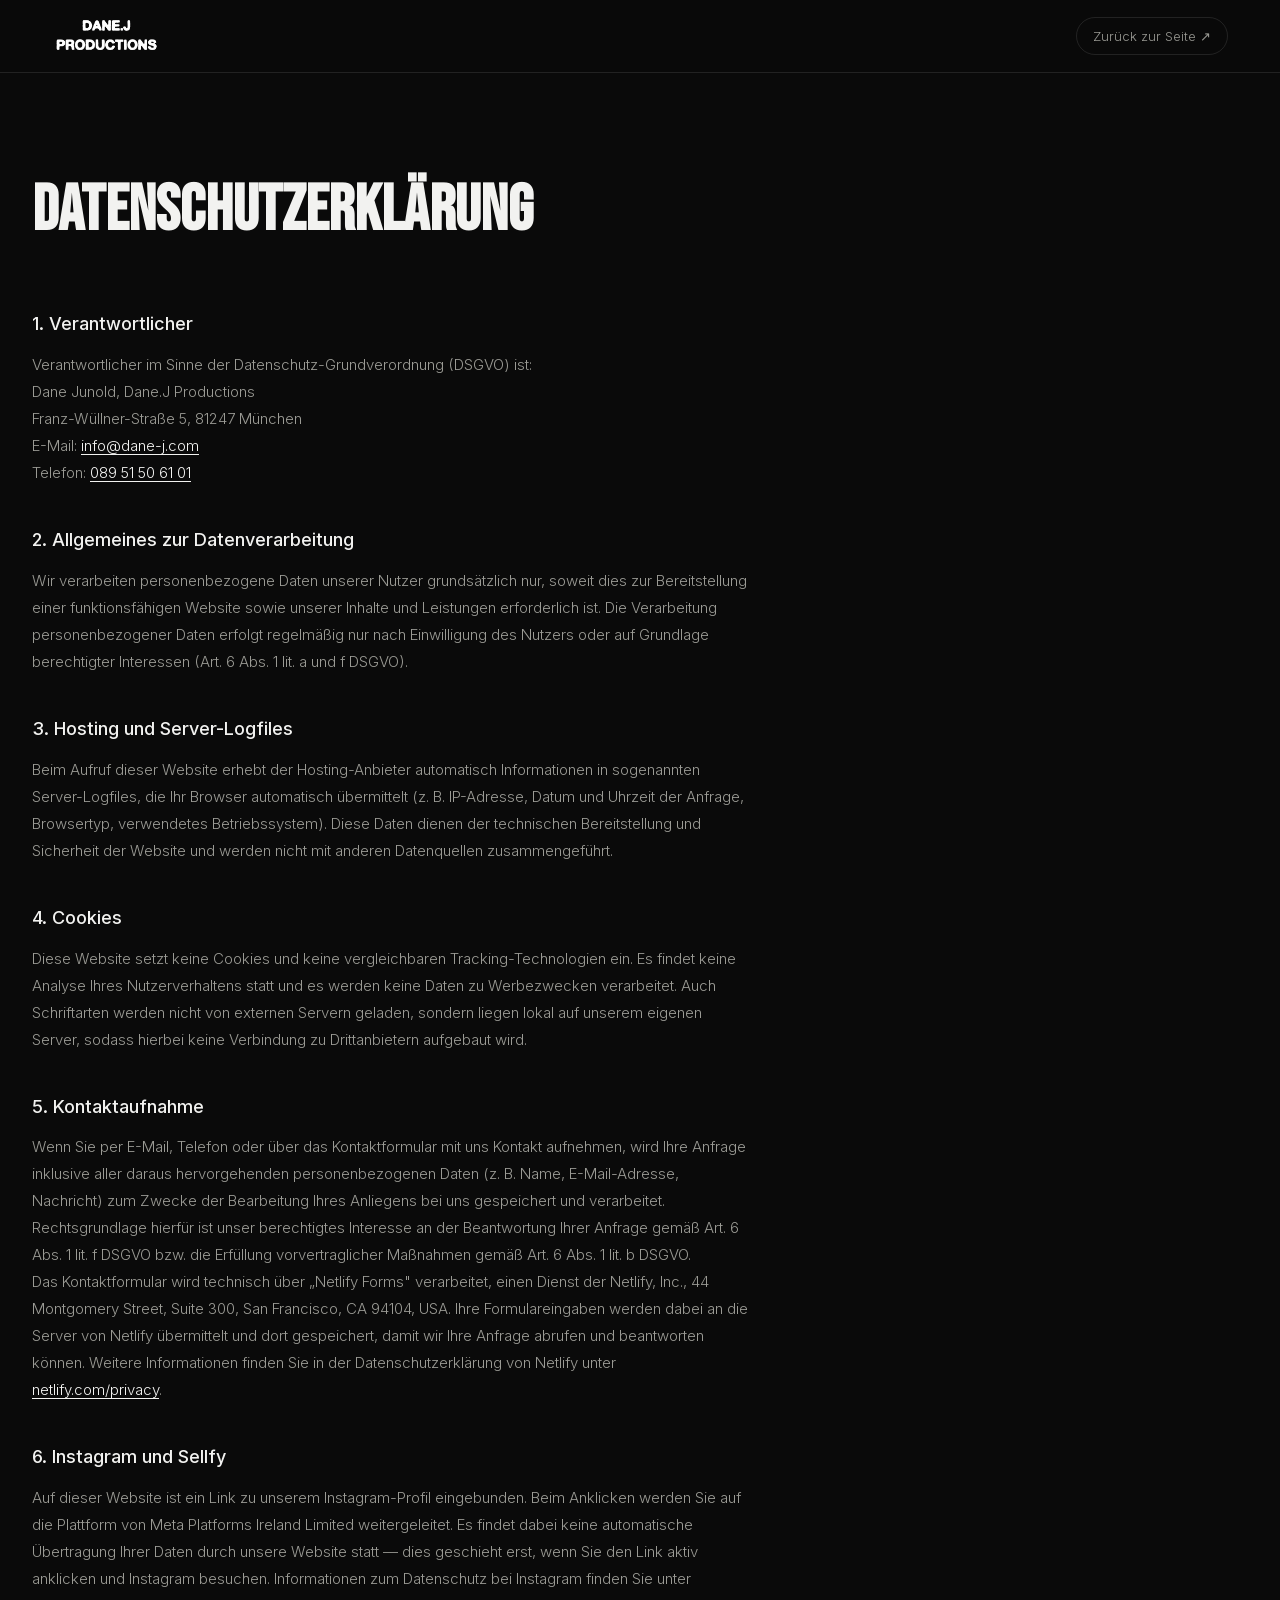
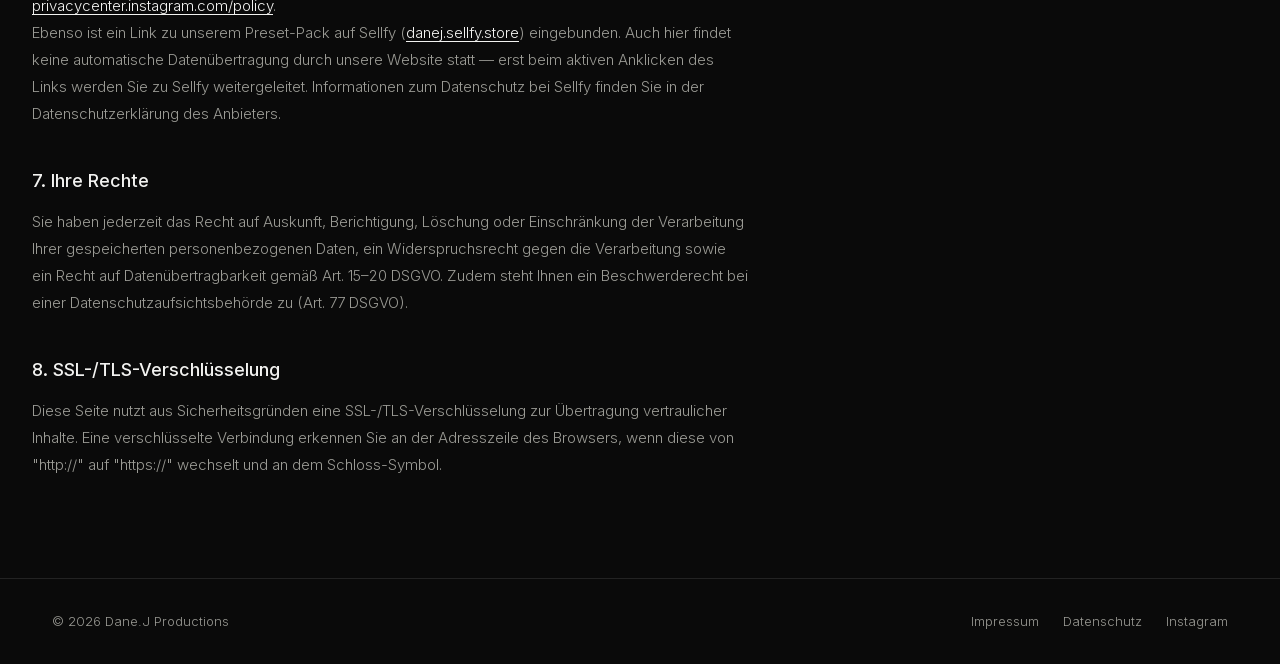
<file: datenschutz.html>
<!DOCTYPE html>
<html lang="de">
<head>
<meta charset="UTF-8">
<meta name="viewport" content="width=device-width, initial-scale=1.0">
<title>Datenschutz — Dane.J Productions</title>
<link rel="canonical" href="https://dane-j.com/datenschutz.html">
<link rel="icon" type="image/png" sizes="32x32" href="images/favicon-32.png">
<link rel="icon" type="image/png" sizes="16x16" href="images/favicon-16.png">
<link rel="apple-touch-icon" sizes="180x180" href="images/apple-touch-icon.png">
<link rel="stylesheet" href="css/style.css">
<link rel="stylesheet" href="css/legal.css">
</head>
<body>

<header class="site-header scrolled">
  <div class="header-inner">
    <a href="index.html" class="logo"><img src="images/logo.png" alt="Dane.J Productions"></a>
    <a href="index.html" class="header-social">Zurück zur Seite ↗</a>
  </div>
</header>

<main class="legal">
  <div class="container">
    <h1>Datenschutzerklärung</h1>

    <h2>1. Verantwortlicher</h2>
    <p>
      Verantwortlicher im Sinne der Datenschutz-Grundverordnung (DSGVO) ist:<br>
      Dane Junold, Dane.J Productions<br>
      Franz-Wüllner-Straße 5, 81247 München<br>
      E-Mail: <a href="mailto:info@dane-j.com">info@dane-j.com</a><br>
      Telefon: <a href="tel:+498951506101">089 51 50 61 01</a>
    </p>

    <h2>2. Allgemeines zur Datenverarbeitung</h2>
    <p>
      Wir verarbeiten personenbezogene Daten unserer Nutzer grundsätzlich nur,
      soweit dies zur Bereitstellung einer funktionsfähigen Website sowie
      unserer Inhalte und Leistungen erforderlich ist. Die Verarbeitung
      personenbezogener Daten erfolgt regelmäßig nur nach Einwilligung des
      Nutzers oder auf Grundlage berechtigter Interessen (Art. 6 Abs. 1 lit. a
      und f DSGVO).
    </p>

    <h2>3. Hosting und Server-Logfiles</h2>
    <p>
      Beim Aufruf dieser Website erhebt der Hosting-Anbieter automatisch
      Informationen in sogenannten Server-Logfiles, die Ihr Browser
      automatisch übermittelt (z. B. IP-Adresse, Datum und Uhrzeit der
      Anfrage, Browsertyp, verwendetes Betriebssystem). Diese Daten dienen der
      technischen Bereitstellung und Sicherheit der Website und werden nicht
      mit anderen Datenquellen zusammengeführt.
    </p>

    <h2>4. Cookies</h2>
    <p>
      Diese Website setzt keine Cookies und keine vergleichbaren
      Tracking-Technologien ein. Es findet keine Analyse Ihres Nutzerverhaltens
      statt und es werden keine Daten zu Werbezwecken verarbeitet. Auch
      Schriftarten werden nicht von externen Servern geladen, sondern liegen
      lokal auf unserem eigenen Server, sodass hierbei keine Verbindung zu
      Drittanbietern aufgebaut wird.
    </p>

    <h2>5. Kontaktaufnahme</h2>
    <p>
      Wenn Sie per E-Mail, Telefon oder über das Kontaktformular mit uns
      Kontakt aufnehmen, wird Ihre Anfrage inklusive aller daraus
      hervorgehenden personenbezogenen Daten (z. B. Name, E-Mail-Adresse,
      Nachricht) zum Zwecke der Bearbeitung Ihres Anliegens bei uns
      gespeichert und verarbeitet. Rechtsgrundlage hierfür ist unser
      berechtigtes Interesse an der Beantwortung Ihrer Anfrage gemäß Art. 6
      Abs. 1 lit. f DSGVO bzw. die Erfüllung vorvertraglicher Maßnahmen gemäß
      Art. 6 Abs. 1 lit. b DSGVO.
    </p>
    <p>
      Das Kontaktformular wird technisch über „Netlify Forms" verarbeitet,
      einen Dienst der Netlify, Inc., 44 Montgomery Street, Suite 300, San
      Francisco, CA 94104, USA. Ihre Formulareingaben werden dabei an die
      Server von Netlify übermittelt und dort gespeichert, damit wir Ihre
      Anfrage abrufen und beantworten können. Weitere Informationen finden
      Sie in der Datenschutzerklärung von Netlify unter
      <a href="https://www.netlify.com/privacy/" target="_blank" rel="noopener">netlify.com/privacy</a>.
    </p>

    <h2>6. Instagram und Sellfy</h2>
    <p>
      Auf dieser Website ist ein Link zu unserem Instagram-Profil eingebunden.
      Beim Anklicken werden Sie auf die Plattform von Meta Platforms Ireland
      Limited weitergeleitet. Es findet dabei keine automatische Übertragung
      Ihrer Daten durch unsere Website statt — dies geschieht erst, wenn Sie
      den Link aktiv anklicken und Instagram besuchen. Informationen zum
      Datenschutz bei Instagram finden Sie unter
      <a href="https://privacycenter.instagram.com/policy" target="_blank" rel="noopener">privacycenter.instagram.com/policy</a>.
    </p>
    <p>
      Ebenso ist ein Link zu unserem Preset-Pack auf Sellfy
      (<a href="https://danej.sellfy.store" target="_blank" rel="noopener">danej.sellfy.store</a>)
      eingebunden. Auch hier findet keine automatische Datenübertragung durch
      unsere Website statt — erst beim aktiven Anklicken des Links werden Sie
      zu Sellfy weitergeleitet. Informationen zum Datenschutz bei Sellfy
      finden Sie in der Datenschutzerklärung des Anbieters.
    </p>

    <h2>7. Ihre Rechte</h2>
    <p>
      Sie haben jederzeit das Recht auf Auskunft, Berichtigung, Löschung oder
      Einschränkung der Verarbeitung Ihrer gespeicherten personenbezogenen
      Daten, ein Widerspruchsrecht gegen die Verarbeitung sowie ein Recht auf
      Datenübertragbarkeit gemäß Art. 15–20 DSGVO. Zudem steht Ihnen ein
      Beschwerderecht bei einer Datenschutzaufsichtsbehörde zu (Art. 77 DSGVO).
    </p>

    <h2>8. SSL-/TLS-Verschlüsselung</h2>
    <p>
      Diese Seite nutzt aus Sicherheitsgründen eine SSL-/TLS-Verschlüsselung
      zur Übertragung vertraulicher Inhalte. Eine verschlüsselte Verbindung
      erkennen Sie an der Adresszeile des Browsers, wenn diese von "http://"
      auf "https://" wechselt und an dem Schloss-Symbol.
    </p>
  </div>
</main>

<footer class="site-footer">
  <div class="container footer-inner">
    <p>© <span id="year"></span> Dane.J Productions</p>
    <nav class="footer-nav">
      <a href="impressum.html">Impressum</a>
      <a href="datenschutz.html">Datenschutz</a>
      <a href="https://instagram.com/dane.jproductions" target="_blank" rel="noopener">Instagram</a>
    </nav>
  </div>
</footer>

<script>document.getElementById('year').textContent = new Date().getFullYear();</script>
</body>
</html>
</file>
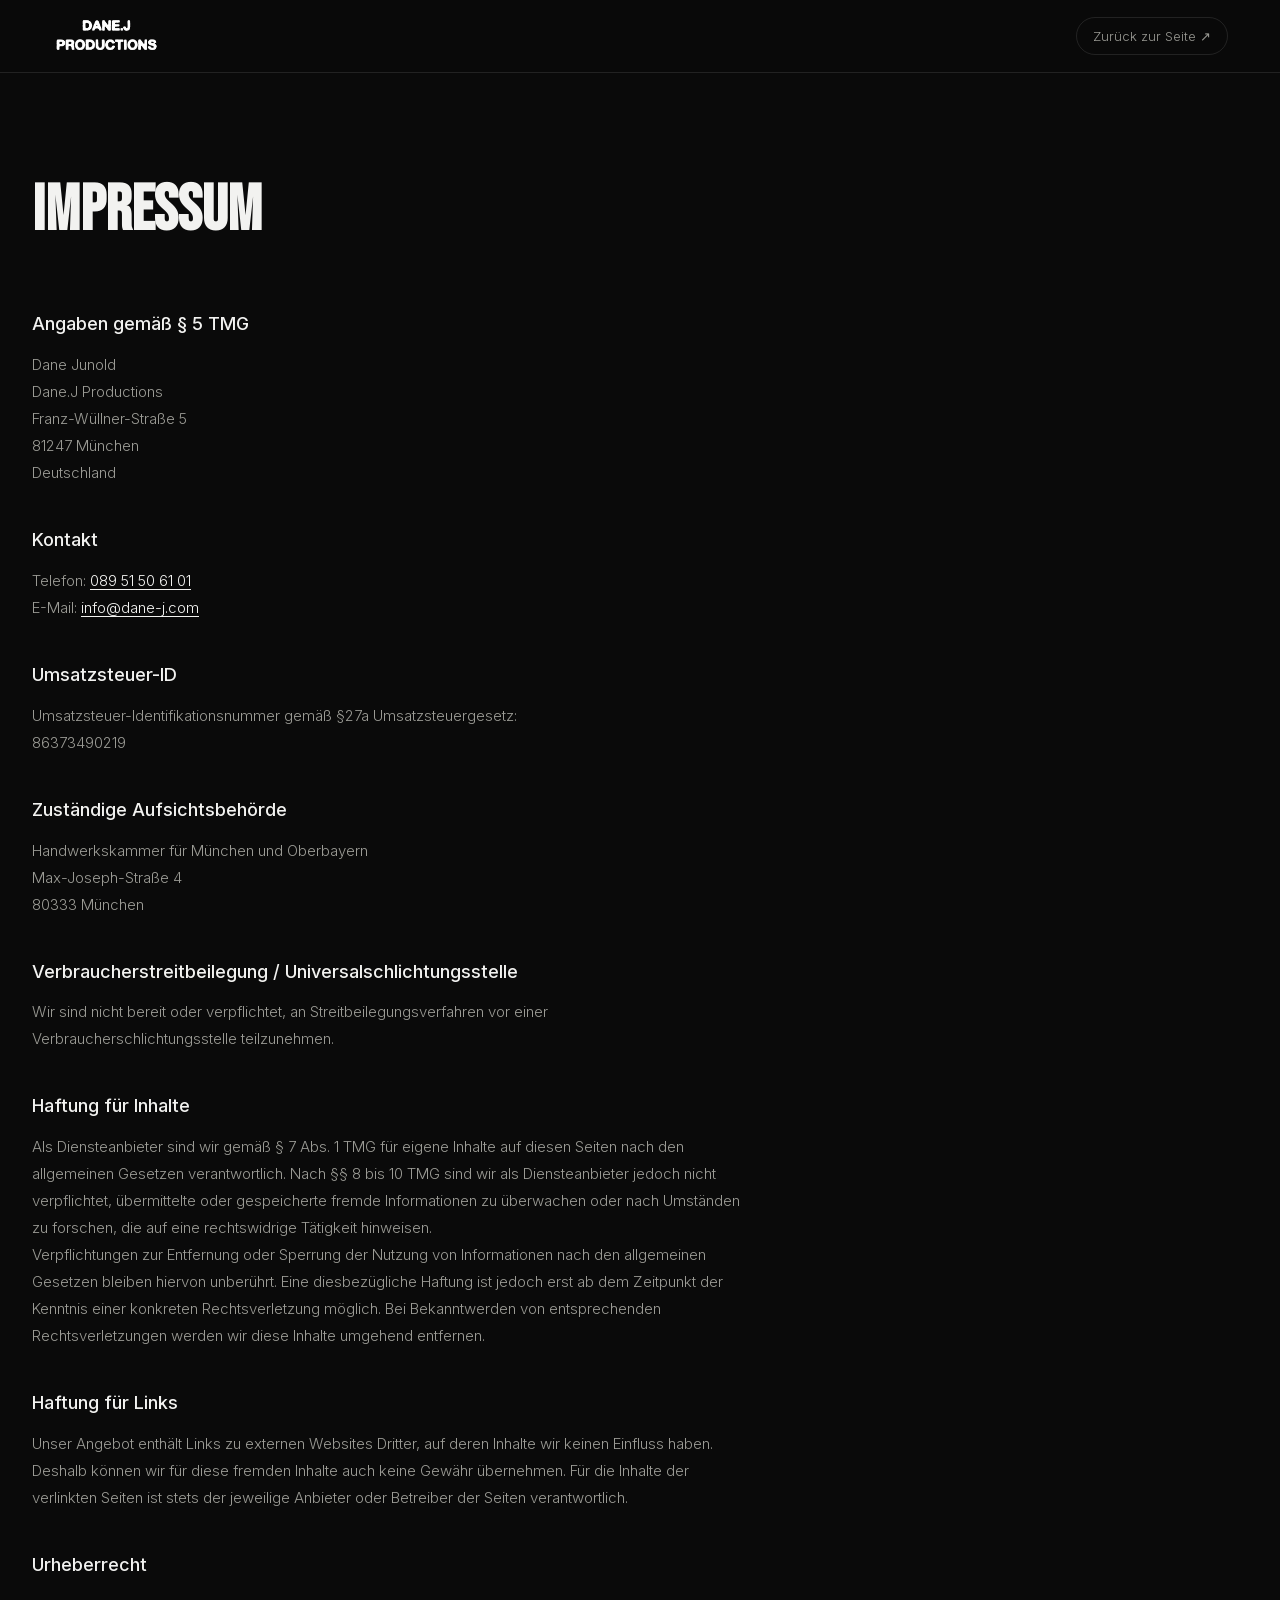
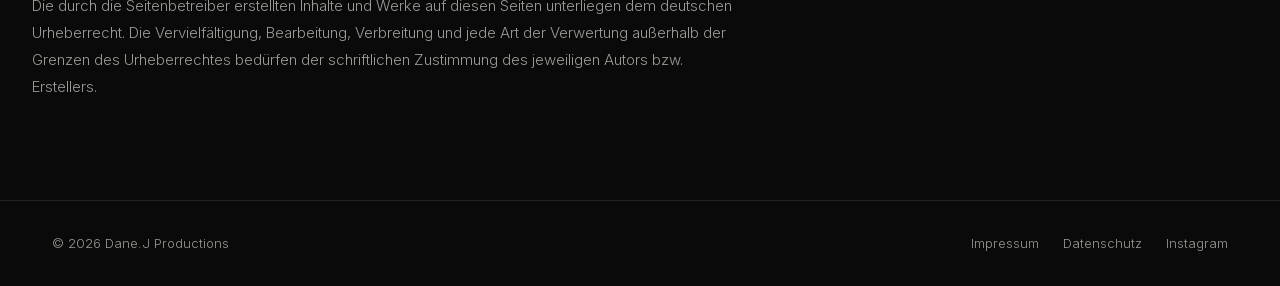
<file: impressum.html>
<!DOCTYPE html>
<html lang="de">
<head>
<meta charset="UTF-8">
<meta name="viewport" content="width=device-width, initial-scale=1.0">
<title>Impressum — Dane.J Productions</title>
<link rel="canonical" href="https://dane-j.com/impressum.html">
<link rel="icon" type="image/png" sizes="32x32" href="images/favicon-32.png">
<link rel="icon" type="image/png" sizes="16x16" href="images/favicon-16.png">
<link rel="apple-touch-icon" sizes="180x180" href="images/apple-touch-icon.png">
<link rel="stylesheet" href="css/style.css">
<link rel="stylesheet" href="css/legal.css">
</head>
<body>

<header class="site-header scrolled">
  <div class="header-inner">
    <a href="index.html" class="logo"><img src="images/logo.png" alt="Dane.J Productions"></a>
    <a href="index.html" class="header-social">Zurück zur Seite ↗</a>
  </div>
</header>

<main class="legal">
  <div class="container">
    <h1>Impressum</h1>

    <h2>Angaben gemäß § 5 TMG</h2>
    <p>
      Dane Junold<br>
      Dane.J Productions<br>
      Franz-Wüllner-Straße 5<br>
      81247 München<br>
      Deutschland
    </p>

    <h2>Kontakt</h2>
    <p>
      Telefon: <a href="tel:+498951506101">089 51 50 61 01</a><br>
      E-Mail: <a href="mailto:info@dane-j.com">info@dane-j.com</a>
    </p>

    <h2>Umsatzsteuer-ID</h2>
    <p>
      Umsatzsteuer-Identifikationsnummer gemäß §27a Umsatzsteuergesetz:<br>
      86373490219
    </p>

    <h2>Zuständige Aufsichtsbehörde</h2>
    <p>
      Handwerkskammer für München und Oberbayern<br>
      Max-Joseph-Straße 4<br>
      80333 München
    </p>

    <h2>Verbraucherstreitbeilegung / Universalschlichtungsstelle</h2>
    <p>
      Wir sind nicht bereit oder verpflichtet, an Streitbeilegungsverfahren vor
      einer Verbraucherschlichtungsstelle teilzunehmen.
    </p>

    <h2>Haftung für Inhalte</h2>
    <p>
      Als Diensteanbieter sind wir gemäß § 7 Abs. 1 TMG für eigene Inhalte auf
      diesen Seiten nach den allgemeinen Gesetzen verantwortlich. Nach §§ 8 bis
      10 TMG sind wir als Diensteanbieter jedoch nicht verpflichtet, übermittelte
      oder gespeicherte fremde Informationen zu überwachen oder nach Umständen
      zu forschen, die auf eine rechtswidrige Tätigkeit hinweisen.
    </p>
    <p>
      Verpflichtungen zur Entfernung oder Sperrung der Nutzung von Informationen
      nach den allgemeinen Gesetzen bleiben hiervon unberührt. Eine
      diesbezügliche Haftung ist jedoch erst ab dem Zeitpunkt der Kenntnis einer
      konkreten Rechtsverletzung möglich. Bei Bekanntwerden von entsprechenden
      Rechtsverletzungen werden wir diese Inhalte umgehend entfernen.
    </p>

    <h2>Haftung für Links</h2>
    <p>
      Unser Angebot enthält Links zu externen Websites Dritter, auf deren
      Inhalte wir keinen Einfluss haben. Deshalb können wir für diese fremden
      Inhalte auch keine Gewähr übernehmen. Für die Inhalte der verlinkten
      Seiten ist stets der jeweilige Anbieter oder Betreiber der Seiten
      verantwortlich.
    </p>

    <h2>Urheberrecht</h2>
    <p>
      Die durch die Seitenbetreiber erstellten Inhalte und Werke auf diesen
      Seiten unterliegen dem deutschen Urheberrecht. Die Vervielfältigung,
      Bearbeitung, Verbreitung und jede Art der Verwertung außerhalb der
      Grenzen des Urheberrechtes bedürfen der schriftlichen Zustimmung des
      jeweiligen Autors bzw. Erstellers.
    </p>
  </div>
</main>

<footer class="site-footer">
  <div class="container footer-inner">
    <p>© <span id="year"></span> Dane.J Productions</p>
    <nav class="footer-nav">
      <a href="impressum.html">Impressum</a>
      <a href="datenschutz.html">Datenschutz</a>
      <a href="https://instagram.com/dane.jproductions" target="_blank" rel="noopener">Instagram</a>
    </nav>
  </div>
</footer>

<script>document.getElementById('year').textContent = new Date().getFullYear();</script>
</body>
</html>
</file>
<file: css/style.css>
/* ---------- Fonts (self-hosted, no external requests) ---------- */
@font-face {
  font-family: 'Bebas Neue';
  font-style: normal;
  font-weight: 400;
  font-display: swap;
  src: url('../fonts/bebas-neue-400.woff2') format('woff2');
}
@font-face {
  font-family: 'Inter';
  font-style: normal;
  font-weight: 300;
  font-display: swap;
  src: url('../fonts/inter-var.woff2') format('woff2');
}
@font-face {
  font-family: 'Inter';
  font-style: normal;
  font-weight: 400;
  font-display: swap;
  src: url('../fonts/inter-var.woff2') format('woff2');
}
@font-face {
  font-family: 'Inter';
  font-style: normal;
  font-weight: 500;
  font-display: swap;
  src: url('../fonts/inter-var.woff2') format('woff2');
}
@font-face {
  font-family: 'Inter';
  font-style: normal;
  font-weight: 600;
  font-display: swap;
  src: url('../fonts/inter-var.woff2') format('woff2');
}

/* ---------- Reset & Base ---------- */
* { margin: 0; padding: 0; box-sizing: border-box; }

:root {
  --bg: #0a0a0a;
  --bg-soft: #111111;
  --fg: #f2f2f0;
  --fg-muted: #9a9a94;
  --accent: #ff3b30;
  --border: rgba(255,255,255,0.1);
  --font-display: 'Bebas Neue', sans-serif;
  --font-body: 'Inter', sans-serif;
  --ease: cubic-bezier(0.16, 1, 0.3, 1);
}

html {
  scroll-behavior: smooth;
  overflow-x: hidden;
}

body {
  background: var(--bg);
  color: var(--fg);
  font-family: var(--font-body);
  font-weight: 300;
  line-height: 1.6;
  cursor: default;
}

img { display: block; max-width: 100%; }
a { color: inherit; text-decoration: none; }

.container {
  max-width: 1240px;
  margin: 0 auto;
  padding: 0 32px;
}

/* ---------- Reveal animation ---------- */
.reveal {
  opacity: 0;
  transform: translateY(28px) scale(0.97);
  transition: opacity 1s var(--ease), transform 1s var(--ease);
}
.reveal.is-visible {
  opacity: 1;
  transform: translateY(0) scale(1);
}

/* ---------- Film grain overlay ---------- */
.grain-overlay {
  position: fixed;
  inset: -50%;
  width: 200%;
  height: 200%;
  z-index: 300;
  pointer-events: none;
  opacity: 0.05;
  mix-blend-mode: overlay;
  background-image: url("data:image/svg+xml,%3Csvg xmlns='http://www.w3.org/2000/svg' width='120' height='120'%3E%3Cfilter id='n'%3E%3CfeTurbulence type='fractalNoise' baseFrequency='0.85' numOctaves='2' stitchTiles='stitch'/%3E%3C/filter%3E%3Crect width='100%25' height='100%25' filter='url(%23n)'/%3E%3C/svg%3E");
  animation: grainShift 1s steps(6) infinite;
}
@keyframes grainShift {
  0% { transform: translate(0, 0); }
  20% { transform: translate(-4%, 3%); }
  40% { transform: translate(3%, -5%); }
  60% { transform: translate(-5%, -3%); }
  80% { transform: translate(4%, 4%); }
  100% { transform: translate(0, 0); }
}

/* ---------- Header ---------- */
.site-header {
  position: fixed;
  top: 0; left: 0; right: 0;
  z-index: 100;
  padding: 24px 0;
  transition: background 0.4s var(--ease), padding 0.4s var(--ease), border-color 0.4s var(--ease);
  border-bottom: 1px solid transparent;
}
.site-header.scrolled {
  background: rgba(10,10,10,0.85);
  backdrop-filter: blur(10px);
  padding: 16px 0;
  border-bottom: 1px solid var(--border);
}
.header-inner {
  max-width: 1240px;
  margin: 0 auto;
  padding: 0 32px;
  display: flex;
  align-items: center;
  justify-content: space-between;
}
.logo { display: flex; align-items: center; }
.logo img {
  height: 40px;
  width: auto;
  display: block;
}

.main-nav { display: flex; gap: 36px; }
.nav-link {
  font-size: 14px;
  letter-spacing: 0.03em;
  color: var(--fg-muted);
  position: relative;
  transition: color 0.3s var(--ease);
}
.nav-link::after {
  content: '';
  position: absolute;
  left: 0; bottom: -4px;
  width: 0; height: 1px;
  background: var(--fg);
  transition: width 0.3s var(--ease);
}
.nav-link:hover { color: var(--fg); }
.nav-link:hover::after { width: 100%; }

.header-social {
  font-size: 13px;
  color: var(--fg-muted);
  border: 1px solid var(--border);
  padding: 8px 16px;
  border-radius: 999px;
  transition: all 0.3s var(--ease);
}
.header-social:hover {
  color: var(--bg);
  background: var(--fg);
  border-color: var(--fg);
}

.nav-toggle {
  display: none;
  flex-direction: column;
  align-items: center;
  justify-content: center;
  gap: 5px;
  min-width: 44px;
  min-height: 44px;
  background: none;
  border: none;
  cursor: pointer;
  padding: 8px;
}
.nav-toggle span {
  width: 22px; height: 1.5px;
  background: var(--fg);
  transition: transform 0.3s var(--ease), opacity 0.3s var(--ease);
}

.nav-link--mobile-only { display: none; }

/* ---------- Hero ---------- */
.hero {
  position: relative;
  height: 100vh;
  min-height: 640px;
  display: flex;
  align-items: flex-end;
  overflow: hidden;
}
.hero-media {
  position: absolute;
  top: -120px;
  left: 0;
  right: 0;
  height: calc(100% + 120px);
  will-change: transform;
}
.hero-media img {
  width: 100%; height: 100%;
  object-fit: cover;
  transform: scale(1.08);
  animation: heroZoom 18s var(--ease) forwards;
}
@keyframes heroZoom {
  to { transform: scale(1); }
}
.hero-overlay {
  position: absolute;
  inset: 0;
  background: linear-gradient(180deg, rgba(10,10,10,0.35) 0%, rgba(10,10,10,0.35) 40%, rgba(10,10,10,0.95) 100%);
}
.hero-curtain {
  position: absolute;
  inset: 0;
  z-index: 3;
  background: var(--bg);
  pointer-events: none;
  animation: curtainOut 1.1s var(--ease) 0.2s forwards;
}
@keyframes curtainOut {
  to { opacity: 0; visibility: hidden; }
}
.hero-content {
  position: relative;
  z-index: 2;
  padding: 0 32px 96px;
  max-width: 1240px;
  margin: 0 auto;
  width: 100%;
}
.hero-eyebrow {
  font-size: 13px;
  letter-spacing: 0.2em;
  text-transform: uppercase;
  color: var(--accent);
  margin-bottom: 20px;
  opacity: 0;
  transform: translateY(16px);
  animation: heroFadeUp 0.8s var(--ease) 0.55s forwards;
}
@keyframes heroFadeUp {
  to { opacity: 1; transform: translateY(0); }
}
.hero-title {
  font-family: var(--font-display);
  font-size: clamp(56px, 12vw, 160px);
  line-height: 0.92;
  letter-spacing: 1px;
}
.hero-title .line-mask {
  display: block;
  overflow: hidden;
}
.hero-title .line-inner {
  display: block;
  transform: translateY(115%);
  animation: lineUp 0.85s cubic-bezier(0.16, 1, 0.3, 1) forwards;
}
.hero-title .line-mask:nth-child(1) .line-inner { animation-delay: 0.6s; }
.hero-title .line-mask:nth-child(2) .line-inner { animation-delay: 0.75s; }
.hero-title .line-mask:nth-child(3) .line-inner { animation-delay: 0.9s; }
@keyframes lineUp {
  to { transform: translateY(0); }
}
.hero-sub {
  margin-top: 24px;
  max-width: 460px;
  font-size: 16px;
  color: var(--fg-muted);
  opacity: 0;
  transform: translateY(16px);
  animation: heroFadeUp 0.8s var(--ease) 1.15s forwards;
}

.scroll-cue {
  position: absolute;
  right: 32px;
  bottom: 40px;
  z-index: 2;
  display: flex;
  align-items: center;
  gap: 12px;
  color: var(--fg-muted);
  font-size: 12px;
  letter-spacing: 0.15em;
  text-transform: uppercase;
  writing-mode: vertical-rl;
  opacity: 0;
  animation: heroFadeUp 0.8s var(--ease) 1.6s forwards;
}
.scroll-cue i {
  width: 1px;
  height: 48px;
  background: var(--fg-muted);
  position: relative;
  overflow: hidden;
}
.scroll-cue i::after {
  content: '';
  position: absolute;
  top: -100%; left: 0;
  width: 100%; height: 100%;
  background: var(--fg);
  animation: scrollLine 2s ease-in-out infinite;
}
@keyframes scrollLine {
  0% { top: -100%; }
  60% { top: 100%; }
  100% { top: 100%; }
}

/* ---------- Intro ---------- */
.intro {
  padding: 140px 0;
  border-bottom: 1px solid var(--border);
}
.intro-text {
  font-size: clamp(16px, 1.8vw, 21px);
  font-weight: 300;
  line-height: 1.6;
  max-width: 720px;
  color: var(--fg-muted);
}
.intro-text strong { color: var(--fg); font-weight: 500; }

/* ---------- Section head ---------- */
.section-head {
  display: flex;
  align-items: baseline;
  gap: 20px;
  margin-bottom: 56px;
}
.section-num {
  font-family: var(--font-display);
  font-size: 18px;
  color: var(--accent);
  letter-spacing: 0.1em;
}
.section-head h2, .about-content h2, .contact h2 {
  font-family: var(--font-display);
  font-size: clamp(40px, 6vw, 72px);
  letter-spacing: 0.5px;
}

/* ---------- Work / Gallery ---------- */
.work { padding: 140px 0; }

.filters {
  display: flex;
  gap: 12px;
  margin-bottom: 48px;
  flex-wrap: wrap;
}
.filter-btn {
  background: none;
  border: 1px solid var(--border);
  color: var(--fg-muted);
  font-family: var(--font-body);
  font-size: 13px;
  letter-spacing: 0.03em;
  padding: 10px 22px;
  border-radius: 999px;
  cursor: pointer;
  transition: all 0.3s var(--ease);
}
.filter-btn:hover { color: var(--fg); border-color: var(--fg); }
.filter-btn.active {
  background: var(--accent);
  border-color: var(--accent);
  color: #0a0a0a;
  font-weight: 500;
}

.gallery {
  display: grid;
  grid-template-columns: repeat(3, 1fr);
  gap: 8px;
}
.gallery-item {
  position: relative;
  overflow: hidden;
  aspect-ratio: 4/5;
  cursor: pointer;
  background: var(--bg-soft);
  transition: opacity 0.4s var(--ease), transform 0.4s var(--ease);
}
.gallery-item.is-hidden {
  display: none;
}
.gallery-item img {
  width: 100%; height: 100%;
  object-fit: cover;
  transition: transform 0.7s var(--ease);
}
.gallery-item:hover img {
  transform: scale(1.06);
}
.gallery-item figcaption {
  position: absolute;
  left: 0; right: 0; bottom: 0;
  padding: 20px;
  background: linear-gradient(0deg, rgba(0,0,0,0.7), transparent);
  opacity: 0;
  transform: translateY(10px);
  transition: opacity 0.4s var(--ease), transform 0.4s var(--ease);
}
.gallery-item:hover figcaption {
  opacity: 1;
  transform: translateY(0);
}
.gallery-item figcaption span {
  font-size: 12px;
  letter-spacing: 0.15em;
  text-transform: uppercase;
  color: var(--fg);
}

/* ---------- About ---------- */
.about { padding: 140px 0; }
.about-grid {
  display: grid;
  grid-template-columns: 0.9fr 1.1fr;
  gap: 80px;
  align-items: center;
}
.about-media {
  aspect-ratio: 4/5;
  overflow: hidden;
}
.about-media img {
  width: 100%; height: 100%;
  object-fit: cover;
}
.about-content p {
  color: var(--fg-muted);
  font-size: 17px;
  max-width: 480px;
  margin-top: 22px;
}
.about-content .section-num { display: block; margin-bottom: 12px; }
.about-content h2 { margin-bottom: 8px; }

.btn {
  display: inline-block;
  margin-top: 40px;
  padding: 16px 34px;
  border: 1px solid var(--fg);
  border-radius: 999px;
  font-size: 14px;
  letter-spacing: 0.05em;
  transition: all 0.35s var(--ease);
}
.btn--submit {
  background: var(--accent);
  border-color: var(--accent);
  color: #0a0a0a;
  font-weight: 500;
}
.btn--submit:hover {
  background: var(--fg);
  border-color: var(--fg);
  color: #0a0a0a;
}
.btn:hover {
  background: var(--accent);
  border-color: var(--accent);
  color: #0a0a0a;
}

/* ---------- Contact ---------- */
.contact {
  padding: 160px 0 140px;
  text-align: left;
  border-top: 1px solid var(--border);
}
.contact .section-num { display: block; margin-bottom: 20px; }
.contact h2 { margin-bottom: 48px; line-height: 0.95; }

.contact-form {
  max-width: 560px;
  margin-bottom: 64px;
}
.hidden-field {
  position: absolute;
  left: -9999px;
  opacity: 0;
  height: 0;
  overflow: hidden;
  pointer-events: none;
}
.form-row {
  display: grid;
  grid-template-columns: 1fr 1fr;
  gap: 20px;
}
.form-field {
  margin-bottom: 20px;
}
.form-field label {
  display: block;
  font-size: 12px;
  letter-spacing: 0.1em;
  text-transform: uppercase;
  color: var(--fg-muted);
  margin-bottom: 8px;
}
.form-field input,
.form-field textarea {
  width: 100%;
  background: var(--bg-soft);
  border: 1px solid var(--border);
  border-radius: 8px;
  padding: 14px 16px;
  color: var(--fg);
  font-family: var(--font-body);
  font-size: 15px;
  transition: border-color 0.3s var(--ease);
}
.form-field input:focus,
.form-field textarea:focus {
  outline: none;
  border-color: var(--accent);
}
.form-field textarea { resize: vertical; }
.contact-form .btn {
  cursor: pointer;
  font-family: inherit;
  border: none;
}
.form-status {
  margin-top: 16px;
  font-size: 14px;
  color: var(--fg-muted);
}
.form-status.success { color: var(--accent); }
.form-status.error { color: #ff6b6b; }

.contact-alt-label {
  font-size: 12px;
  letter-spacing: 0.2em;
  text-transform: uppercase;
  color: var(--fg-muted);
  margin-bottom: 20px;
}
.contact-email {
  display: inline-block;
  font-family: var(--font-display);
  font-size: clamp(32px, 6vw, 56px);
  border-bottom: 2px solid var(--accent);
  padding-bottom: 6px;
  transition: color 0.3s var(--ease), border-color 0.3s var(--ease);
}
.contact-email:hover { color: var(--accent); }
.contact-details {
  display: flex;
  gap: 32px;
  flex-wrap: wrap;
  margin-top: 40px;
  color: var(--fg-muted);
  font-size: 14px;
}
.contact-details a { transition: color 0.3s var(--ease); }
.contact-details a:hover { color: var(--fg); }

/* ---------- Footer ---------- */
.site-footer {
  padding: 32px 0;
  border-top: 1px solid var(--border);
}
.footer-inner {
  display: flex;
  justify-content: space-between;
  align-items: center;
  flex-wrap: wrap;
  gap: 16px;
  font-size: 13px;
  color: var(--fg-muted);
}
.footer-nav { display: flex; gap: 24px; }
.footer-nav a { transition: color 0.3s var(--ease); }
.footer-nav a:hover { color: var(--fg); }

/* ---------- Lightbox ---------- */
.lightbox {
  position: fixed;
  inset: 0;
  background: rgba(6,6,6,0.96);
  display: flex;
  flex-direction: column;
  align-items: center;
  justify-content: center;
  gap: 18px;
  z-index: 200;
  opacity: 0;
  visibility: hidden;
  transition: opacity 0.35s var(--ease);
  padding: 40px;
}
.lightbox.is-open { opacity: 1; visibility: visible; }
.lightbox img {
  max-width: 90vw;
  max-height: 82vh;
  object-fit: contain;
  box-shadow: 0 30px 80px rgba(0,0,0,0.6);
}
.lightbox-caption {
  color: var(--fg);
  font-family: var(--font-body);
  font-size: 14px;
  letter-spacing: 0.08em;
  text-transform: uppercase;
  text-align: center;
}
.lightbox-close {
  position: absolute;
  top: 16px; right: 20px;
  min-width: 44px;
  min-height: 44px;
  background: none;
  border: none;
  color: var(--fg);
  font-size: 36px;
  line-height: 1;
  cursor: pointer;
  font-weight: 300;
}

/* ---------- Responsive ---------- */
@media (max-width: 900px) {
  .about-grid { grid-template-columns: 1fr; gap: 40px; }
  .gallery { grid-template-columns: repeat(2, 1fr); }
}

@media (max-width: 720px) {
  .main-nav, .header-social { display: none; }
  .nav-toggle { display: flex; }

  .main-nav.is-open {
    display: flex;
    flex-direction: column;
    position: fixed;
    top: 0; right: 0;
    height: 100vh;
    width: 78vw;
    max-width: 320px;
    background: var(--bg-soft);
    padding: 120px 40px;
    gap: 28px;
    border-left: 1px solid var(--border);
  }
  .main-nav.is-open .nav-link { font-size: 20px; }
  .main-nav.is-open .nav-link--mobile-only {
    display: block;
    margin-top: 12px;
    padding-top: 20px;
    border-top: 1px solid var(--border);
    font-size: 15px;
    color: var(--fg-muted);
  }

  .hero-content { padding-bottom: 64px; }
  .scroll-cue { display: none; }
  .intro, .work, .about, .contact { padding: 90px 0; }
  .gallery { grid-template-columns: repeat(2, 1fr); gap: 6px; }
  .contact-details { flex-direction: column; gap: 16px; }
  .form-row { grid-template-columns: 1fr; }
}

@media (max-width: 480px) {
  .gallery { grid-template-columns: 1fr; }
  .container { padding: 0 22px; }
  .header-inner { padding: 0 22px; }
  .hero-content { padding-left: 22px; padding-right: 22px; }
  .hero-title { font-size: clamp(42px, 13vw, 160px); }
}
</file>
<file: css/legal.css>
.legal {
  padding: 160px 0 100px;
  max-width: 780px;
}
.legal .container { max-width: 780px; }
.legal h1 {
  font-family: var(--font-display);
  font-size: clamp(40px, 6vw, 64px);
  margin-bottom: 48px;
}
.legal h2 {
  font-family: var(--font-body);
  font-weight: 500;
  font-size: 18px;
  margin-top: 40px;
  margin-bottom: 12px;
  color: var(--fg);
}
.legal p {
  color: var(--fg-muted);
  font-size: 15px;
  line-height: 1.8;
}
.legal a { color: var(--fg); text-decoration: underline; text-underline-offset: 3px; }
.legal a:hover { color: var(--accent); }
</file>
